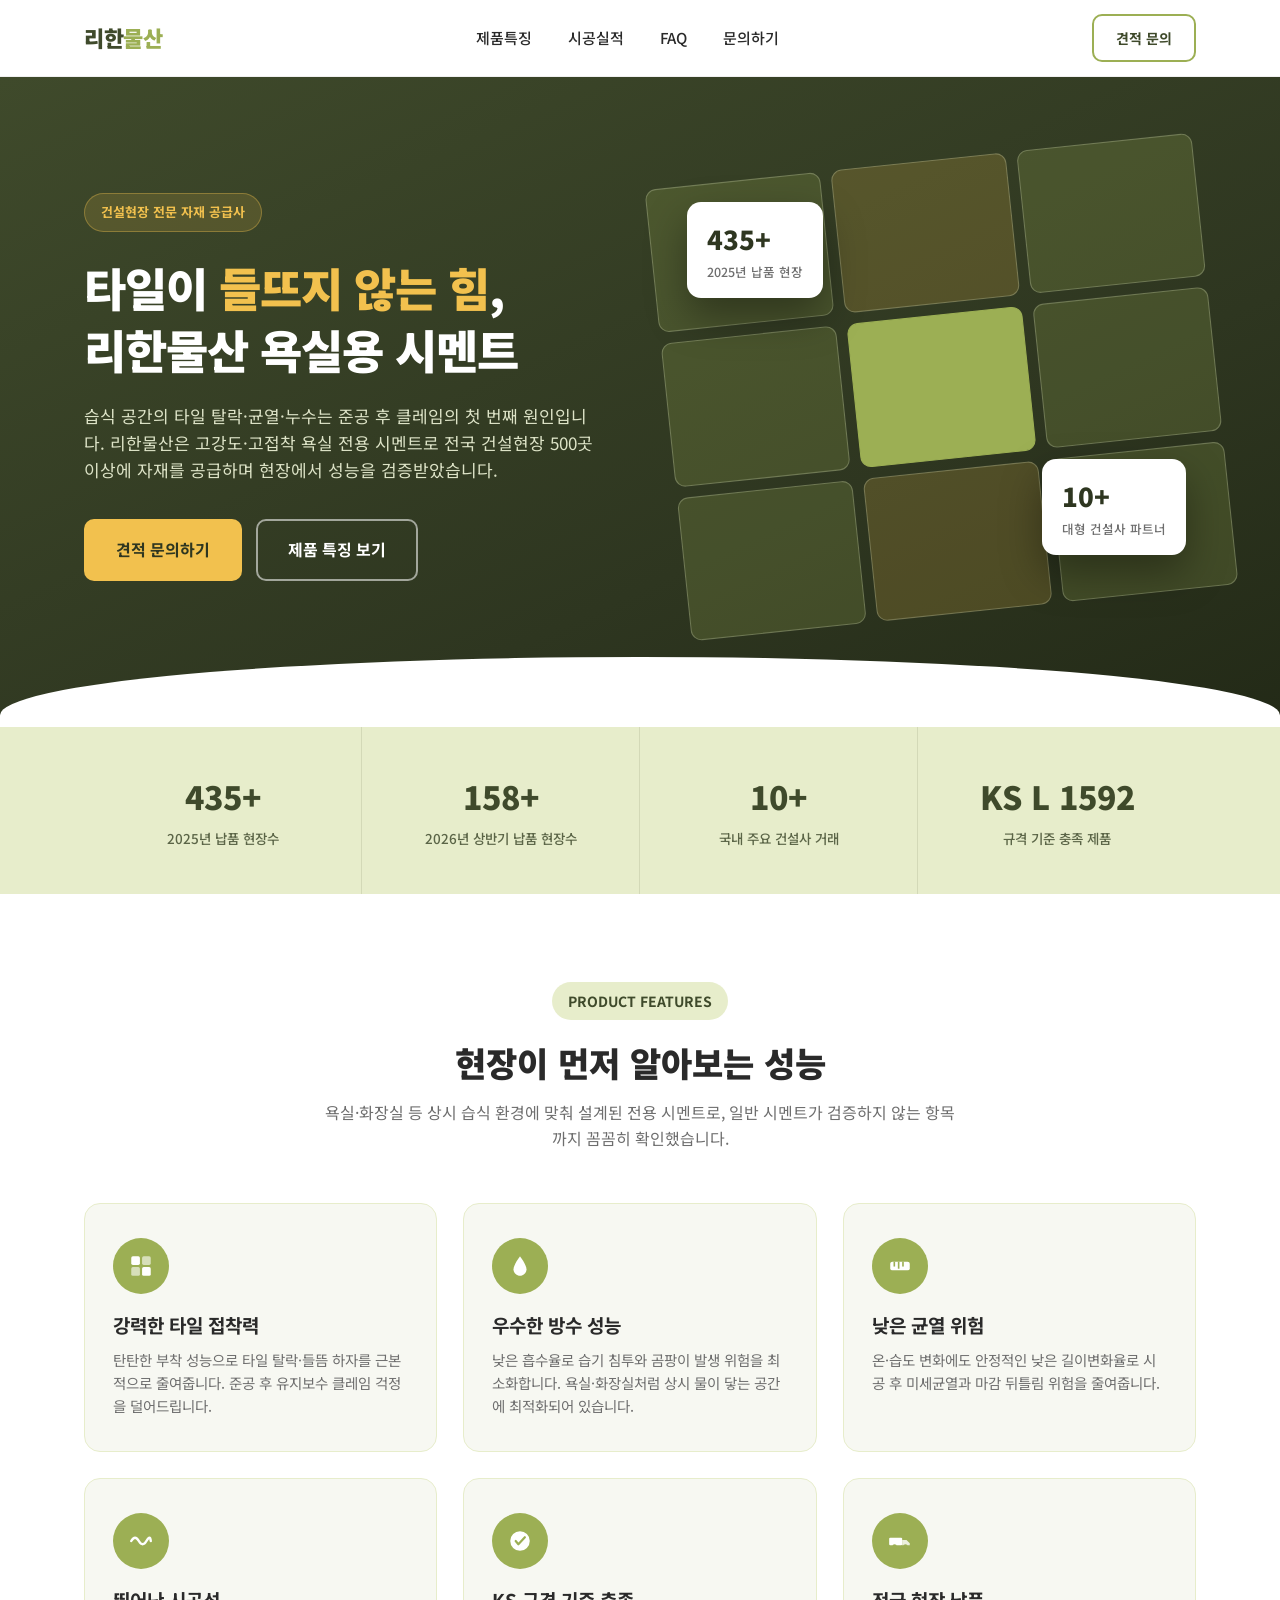
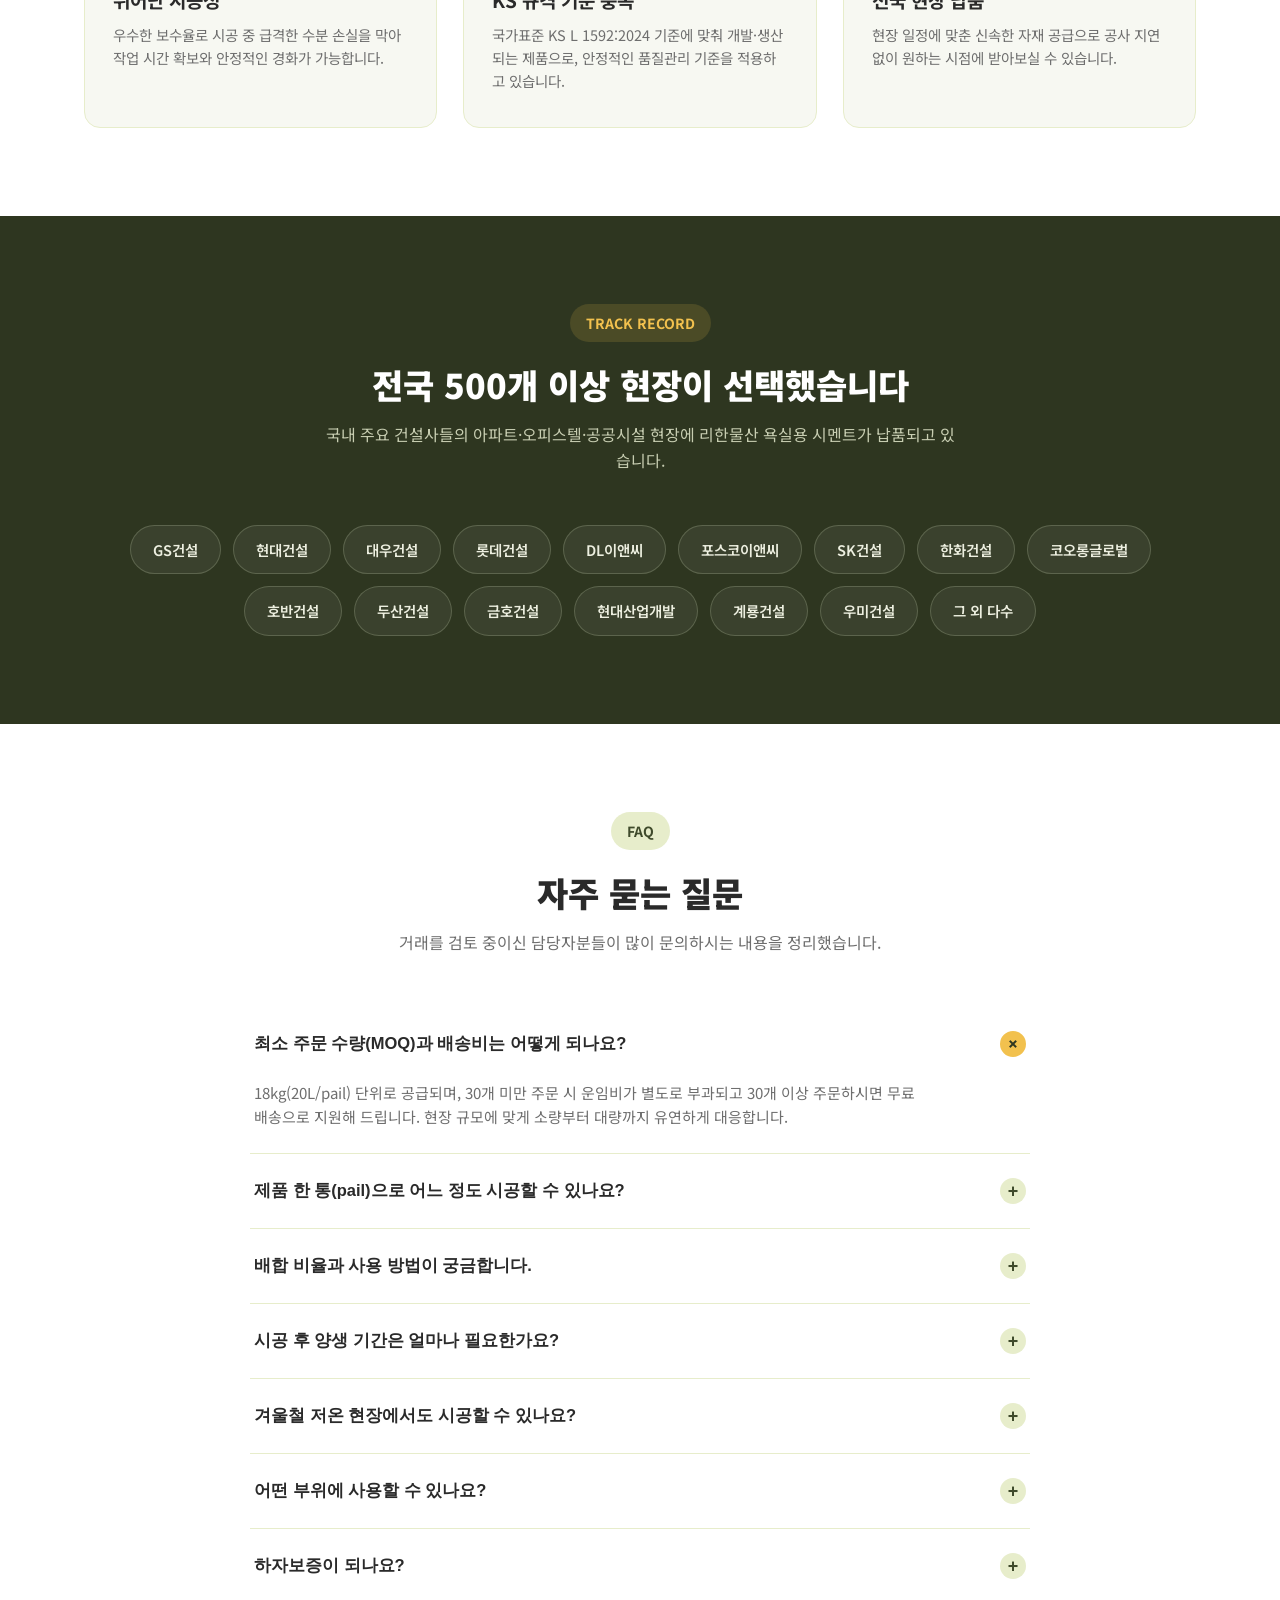
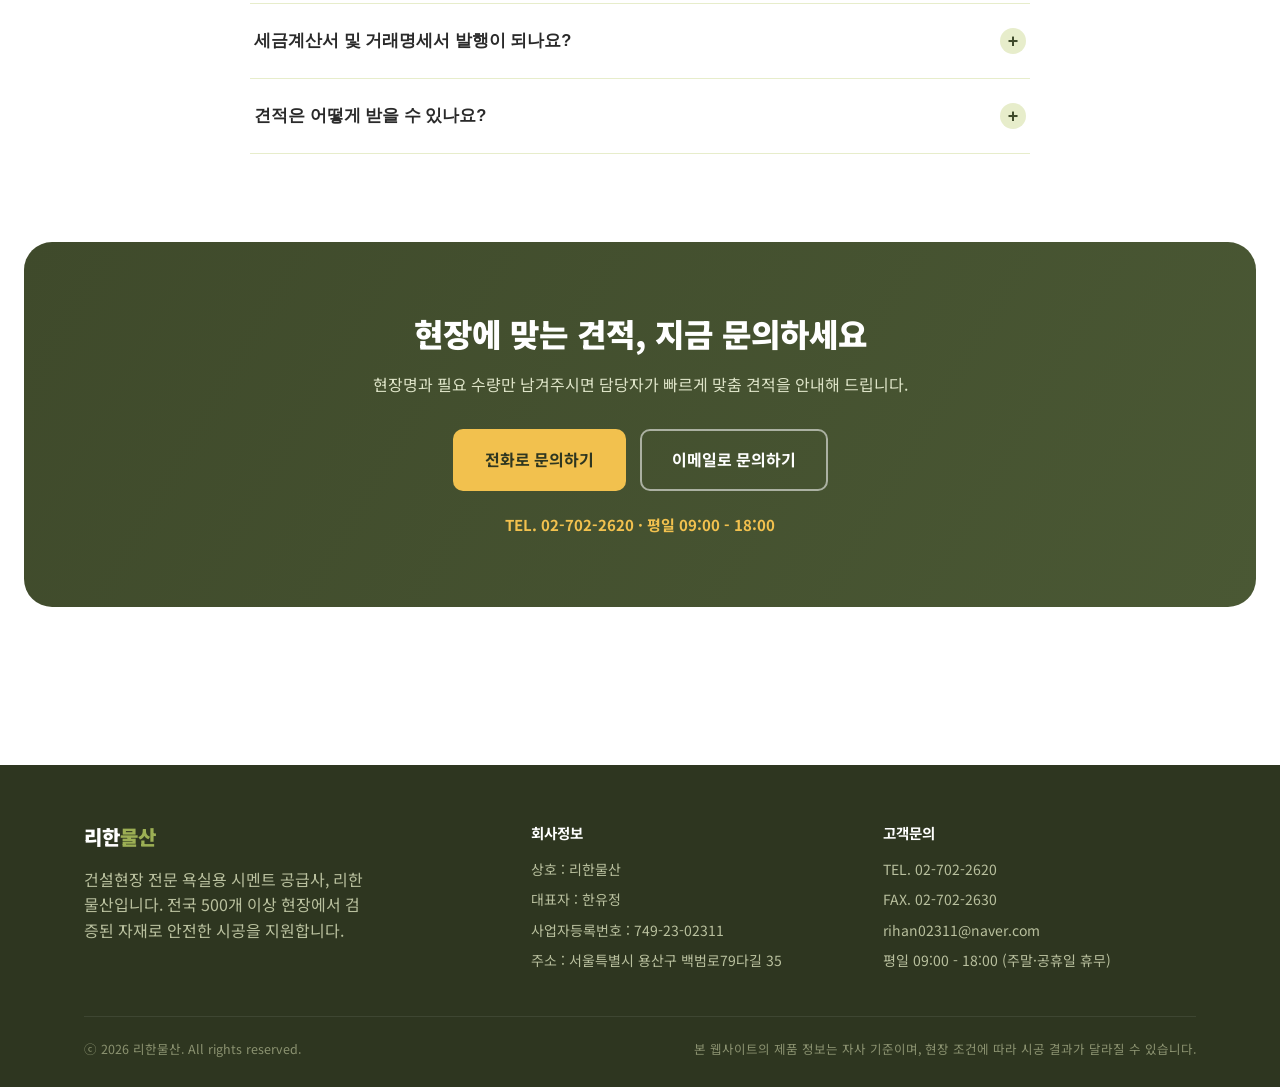
<file: 리한물산_랜딩페이지.html>
<!DOCTYPE html>
<html lang="ko">
<head>
<meta charset="UTF-8">
<meta name="viewport" content="width=device-width, initial-scale=1.0">
<title>리한물산 | 건설현장 전문 욕실용 시멘트 공급</title>
<meta name="description" content="타일 탈락, 누수, 균열 걱정 없는 고강도 욕실용 시멘트. 전국 건설현장에 435개 이상 납품한 리한물산의 검증된 자재를 만나보세요.">
<link rel="preconnect" href="https://fonts.googleapis.com">
<link rel="preconnect" href="https://fonts.gstatic.com" crossorigin>
<link href="https://fonts.googleapis.com/css2?family=Noto+Sans+KR:wght@400;500;700;900&display=swap" rel="stylesheet">
<style>
  :root{
    --dark:#3F4A2B;
    --dark2:#2E3620;
    --olive:#9CAF54;
    --olive-light:#E7EDCB;
    --gold:#F2C14E;
    --white:#FFFFFF;
    --text:#2A2A2A;
    --grey:#6E6E6E;
    --card-bg:#F7F8F2;
    --red-acc:#C0562F;
    --radius:16px;
    --max:1160px;
  }
  *{box-sizing:border-box; margin:0; padding:0;}
  html{scroll-behavior:smooth;}
  body{
    font-family:'Noto Sans KR','Malgun Gothic','Apple SD Gothic Neo',sans-serif;
    color:var(--text);
    line-height:1.6;
    background:var(--white);
    -webkit-font-smoothing:antialiased;
  }
  img,svg{display:block; max-width:100%;}
  a{color:inherit; text-decoration:none;}
  ul{list-style:none;}
  .wrap{max-width:var(--max); margin:0 auto; padding:0 24px;}
  section{padding:88px 0;}
  h1,h2,h3{line-height:1.35;}
  .eyebrow{
    display:inline-flex; align-items:center; gap:8px;
    background:var(--olive-light); color:var(--dark);
    font-size:14px; font-weight:700; padding:8px 16px; border-radius:999px;
    margin-bottom:20px;
  }
  .section-head{max-width:640px; margin:0 auto 52px; text-align:center;}
  .section-head h2{font-size:34px; font-weight:900; color:var(--text);}
  .section-head p{margin-top:14px; color:var(--grey); font-size:16px;}
  .btn{
    display:inline-flex; align-items:center; justify-content:center; gap:8px;
    padding:16px 30px; border-radius:10px; font-weight:700; font-size:16px;
    cursor:pointer; border:2px solid transparent; transition:transform .15s ease, box-shadow .15s ease, background .15s ease;
    white-space:nowrap;
  }
  .btn:active{transform:translateY(1px);}
  .btn-primary{background:var(--gold); color:var(--dark2);}
  .btn-primary:hover{box-shadow:0 10px 24px rgba(242,193,78,.45); transform:translateY(-2px);}
  .btn-outline{background:transparent; border-color:rgba(255,255,255,.55); color:var(--white);}
  .btn-outline:hover{background:rgba(255,255,255,.12);}
  .btn-dark-outline{background:transparent; border-color:var(--dark); color:var(--dark);}
  .btn-dark-outline:hover{background:var(--dark); color:var(--white);}

  /* ---------- Header ---------- */
  header{
    position:sticky; top:0; z-index:100;
    background:rgba(255,255,255,.92); backdrop-filter:blur(8px);
    border-bottom:1px solid rgba(0,0,0,.06);
  }
  .nav{display:flex; align-items:center; justify-content:space-between; height:76px;}
  .logo{font-size:22px; font-weight:900; color:var(--dark); letter-spacing:-.5px;}
  .logo span{color:var(--olive);}
  .nav-links{display:flex; align-items:center; gap:36px; font-weight:500; font-size:15px;}
  .nav-links a{color:var(--text); position:relative; padding:6px 0;}
  .nav-links a:hover{color:var(--dark);}
  .nav-cta{display:flex; align-items:center; gap:14px;}
  .nav-cta .btn{padding:11px 22px; font-size:14px;}
  .nav-cta .btn-dark-outline{border-color:var(--olive); color:var(--dark);}
  .hamburger{display:none; flex-direction:column; gap:5px; cursor:pointer; padding:8px; background:none; border:none;}
  .hamburger span{width:24px; height:2.5px; background:var(--dark); border-radius:2px; transition:.2s;}
  .mobile-panel{display:none; flex-direction:column; gap:2px; padding:12px 24px 20px; border-top:1px solid rgba(0,0,0,.06);}
  .mobile-panel a{padding:14px 4px; font-weight:600; border-bottom:1px solid rgba(0,0,0,.05);}
  .mobile-panel .btn{margin-top:14px;}
  header.open .mobile-panel{display:flex;}

  /* ---------- Hero ---------- */
  .hero{
    background:linear-gradient(155deg, var(--dark) 0%, var(--dark2) 65%, #232a17 100%);
    color:var(--white); position:relative; overflow:hidden; padding:100px 0 0;
  }
  .hero .wrap{display:grid; grid-template-columns:1.05fr .95fr; gap:40px; align-items:center; position:relative; z-index:2;}
  .hero-eyebrow{
    display:inline-flex; align-items:center; gap:8px; background:rgba(242,193,78,.15);
    color:var(--gold); border:1px solid rgba(242,193,78,.35);
    font-size:13px; font-weight:700; padding:8px 16px; border-radius:999px; margin-bottom:24px;
  }
  .hero h1{font-size:46px; font-weight:900; letter-spacing:-1px;}
  .hero h1 em{font-style:normal; color:var(--gold);}
  .hero p.lead{margin-top:22px; font-size:17px; color:#DDE3C7; max-width:520px;}
  .hero-actions{display:flex; gap:14px; margin-top:36px; flex-wrap:wrap;}
  .hero-visual{position:relative; height:420px;}
  .hero-tile-grid{position:absolute; inset:0; display:grid; grid-template-columns:repeat(3,1fr); grid-template-rows:repeat(3,1fr); gap:10px; transform:rotate(-6deg) scale(1.08);}
  .hero-tile-grid div{background:rgba(156,175,84,.22); border:1px solid rgba(231,237,203,.25); border-radius:10px;}
  .hero-tile-grid div:nth-child(3n+2){background:rgba(242,193,78,.18);}
  .hero-tile-grid div:nth-child(5){background:var(--olive); border-color:var(--olive);}
  .hero-badge{
    position:absolute; background:var(--white); color:var(--dark); border-radius:14px;
    padding:16px 20px; box-shadow:0 18px 40px rgba(0,0,0,.35); font-weight:700;
  }
  .hero-badge .num{font-size:26px; font-weight:900; color:var(--dark2);}
  .hero-badge .lbl{font-size:12.5px; color:var(--grey); font-weight:500; margin-top:2px;}
  .hero-badge.b1{top:6%; left:0;}
  .hero-badge.b2{bottom:10%; right:2%;}
  .hero-bottom-fade{height:70px; background:var(--white); margin-top:60px; border-radius:60% 60% 0 0/100% 100% 0 0;}

  /* ---------- Stats bar ---------- */
  .stats{background:var(--olive-light); padding:0;}
  .stats .wrap{display:grid; grid-template-columns:repeat(4,1fr); gap:0; padding:0 24px;}
  .stat-item{padding:44px 20px; text-align:center; border-right:1px solid rgba(63,74,43,.12);}
  .stat-item:last-child{border-right:none;}
  .stat-item .num{font-size:32px; font-weight:900; color:var(--dark);}
  .stat-item .lbl{margin-top:6px; font-size:13.5px; color:#5b6547; font-weight:500;}

  /* ---------- Features ---------- */
  .features{background:var(--white);}
  .feature-grid{display:grid; grid-template-columns:repeat(3,1fr); gap:26px;}
  .feature-card{
    background:var(--card-bg); border:1px solid var(--olive-light); border-radius:var(--radius);
    padding:34px 28px; transition:transform .18s ease, box-shadow .18s ease;
  }
  .feature-card:hover{transform:translateY(-6px); box-shadow:0 18px 34px rgba(63,74,43,.14);}
  .feature-icon{width:56px; height:56px; border-radius:50%; background:var(--olive); display:flex; align-items:center; justify-content:center; margin-bottom:18px;}
  .feature-icon svg{width:26px; height:26px;}
  .feature-card h3{font-size:19px; font-weight:700; margin-bottom:10px;}
  .feature-card p{font-size:14.5px; color:var(--grey);}

  /* ---------- Partners ---------- */
  .partners{background:var(--dark2); color:var(--white);}
  .partners .section-head h2{color:var(--white);}
  .partners .section-head p{color:#C7CDB1;}
  .partner-grid{display:flex; flex-wrap:wrap; gap:12px; justify-content:center;}
  .partner-chip{
    background:rgba(255,255,255,.06); border:1px solid rgba(231,237,203,.2);
    padding:12px 22px; border-radius:999px; font-weight:600; font-size:14.5px; color:#EDEFE0;
  }

  /* ---------- FAQ ---------- */
  .faq{background:var(--white);}
  .faq-list{max-width:780px; margin:0 auto;}
  .faq-item{border-bottom:1px solid var(--olive-light);}
  .faq-q{
    width:100%; background:none; border:none; text-align:left; cursor:pointer;
    display:flex; align-items:center; justify-content:space-between; gap:16px;
    padding:24px 4px; font-size:16.5px; font-weight:700; color:var(--text);
  }
  .faq-q .plus{
    flex:none; width:26px; height:26px; border-radius:50%; background:var(--olive-light); color:var(--dark);
    display:flex; align-items:center; justify-content:center; font-size:18px; font-weight:900; transition:transform .2s ease;
  }
  .faq-item.open .plus{transform:rotate(45deg); background:var(--gold); color:var(--dark2);}
  .faq-a{max-height:0; overflow:hidden; transition:max-height .25s ease;}
  .faq-a p{padding:0 4px 24px; color:var(--grey); font-size:15px; max-width:680px;}
  .faq-item.open .faq-a{max-height:460px;}

  /* ---------- CTA ---------- */
  .cta{
    background:linear-gradient(120deg, var(--dark) 0%, #4a5834 100%);
    color:var(--white); text-align:center; border-radius:28px; margin:0 24px;
    padding:70px 30px;
  }
  .cta-inner{max-width:640px; margin:0 auto;}
  .cta h2{font-size:32px; font-weight:900;}
  .cta p{margin-top:16px; color:#DDE3C7; font-size:16px;}
  .cta-actions{display:flex; gap:14px; justify-content:center; margin-top:32px; flex-wrap:wrap;}
  .cta-phone{margin-top:22px; font-size:15px; color:var(--gold); font-weight:700;}

  /* ---------- Footer ---------- */
  footer{background:var(--dark2); color:#B9C09E; padding:56px 0 28px; margin-top:70px;}
  .footer-grid{display:grid; grid-template-columns:1.3fr 1fr 1fr; gap:40px; padding-bottom:36px; border-bottom:1px solid rgba(255,255,255,.08);}
  .footer-logo{font-size:20px; font-weight:900; color:var(--white); margin-bottom:14px;}
  .footer-logo span{color:var(--olive);}
  .footer-col h4{color:var(--white); font-size:14.5px; font-weight:700; margin-bottom:14px;}
  .footer-col p, .footer-col a{display:block; font-size:14px; color:#B9C09E; margin-bottom:8px;}
  .footer-bottom{padding-top:22px; font-size:12.5px; color:#8B9270; display:flex; justify-content:space-between; flex-wrap:wrap; gap:8px;}

  /* ---------- Responsive ---------- */
  @media (max-width:920px){
    .nav-links, .nav-cta{display:none;}
    .hamburger{display:flex;}
    .hero .wrap{grid-template-columns:1fr; text-align:left;}
    .hero-visual{height:280px; margin-top:20px;}
    .hero h1{font-size:36px;}
    .stats .wrap{grid-template-columns:repeat(2,1fr);}
    .stat-item{border-right:none; border-bottom:1px solid rgba(63,74,43,.12);}
    .feature-grid{grid-template-columns:repeat(2,1fr);}
    .footer-grid{grid-template-columns:1fr; gap:28px;}
  }
  @media (max-width:600px){
    section{padding:64px 0;}
    .wrap{padding:0 18px;}
    .section-head h2{font-size:27px;}
    .hero{padding-top:24px;}
    .hero h1{font-size:30px;}
    .hero p.lead{font-size:15.5px;}
    .hero-actions .btn{width:100%;}
    .hero-actions{flex-direction:column;}
    .feature-grid{grid-template-columns:1fr;}
    .stats .wrap{grid-template-columns:repeat(2,1fr); padding:0 12px;}
    .stat-item{padding:28px 10px;}
    .stat-item .num{font-size:24px;}
    .cta{margin:0 14px; padding:48px 20px; border-radius:20px;}
    .cta h2{font-size:24px;}
    .cta-actions .btn{width:100%;}
    .cta-actions{flex-direction:column;}
    .hero-badge{padding:12px 14px;}
    .hero-badge .num{font-size:20px;}
  }
</style>
</head>
<body>

<header id="siteHeader">
  <div class="wrap nav">
    <a href="#top" class="logo">리한<span>물산</span></a>
    <nav class="nav-links">
      <a href="#features">제품특징</a>
      <a href="#partners">시공실적</a>
      <a href="#faq">FAQ</a>
      <a href="#cta">문의하기</a>
    </nav>
    <div class="nav-cta">
      <a href="#cta" class="btn btn-dark-outline">견적 문의</a>
    </div>
    <button class="hamburger" id="hamburgerBtn" aria-label="메뉴 열기">
      <span></span><span></span><span></span>
    </button>
  </div>
  <div class="mobile-panel" id="mobilePanel">
    <a href="#features">제품특징</a>
    <a href="#partners">시공실적</a>
    <a href="#faq">FAQ</a>
    <a href="#cta">문의하기</a>
    <a href="#cta" class="btn btn-primary">견적 문의하기</a>
  </div>
</header>

<main id="top">

  <!-- ================= HERO ================= -->
  <section class="hero">
    <div class="wrap">
      <div>
        <span class="hero-eyebrow">건설현장 전문 자재 공급사</span>
        <h1>타일이 <em>들뜨지 않는 힘</em>,<br>리한물산 욕실용 시멘트</h1>
        <p class="lead">습식 공간의 타일 탈락·균열·누수는 준공 후 클레임의 첫 번째 원인입니다. 리한물산은 고강도·고접착 욕실 전용 시멘트로 전국 건설현장 500곳 이상에 자재를 공급하며 현장에서 성능을 검증받았습니다.</p>
        <div class="hero-actions">
          <a href="#cta" class="btn btn-primary">견적 문의하기</a>
          <a href="#features" class="btn btn-outline">제품 특징 보기</a>
        </div>
      </div>
      <div class="hero-visual">
        <div class="hero-tile-grid">
          <div></div><div></div><div></div>
          <div></div><div></div><div></div>
          <div></div><div></div><div></div>
        </div>
        <div class="hero-badge b1">
          <div class="num">435+</div>
          <div class="lbl">2025년 납품 현장</div>
        </div>
        <div class="hero-badge b2">
          <div class="num">10+</div>
          <div class="lbl">대형 건설사 파트너</div>
        </div>
      </div>
    </div>
    <div class="hero-bottom-fade"></div>
  </section>

  <!-- ================= STATS ================= -->
  <section class="stats" style="padding:0;">
    <div class="wrap">
      <div class="stat-item">
        <div class="num">435+</div>
        <div class="lbl">2025년 납품 현장수</div>
      </div>
      <div class="stat-item">
        <div class="num">158+</div>
        <div class="lbl">2026년 상반기 납품 현장수</div>
      </div>
      <div class="stat-item">
        <div class="num">10+</div>
        <div class="lbl">국내 주요 건설사 거래</div>
      </div>
      <div class="stat-item">
        <div class="num">KS L 1592</div>
        <div class="lbl">규격 기준 충족 제품</div>
      </div>
    </div>
  </section>

  <!-- ================= FEATURES ================= -->
  <section class="features" id="features">
    <div class="wrap">
      <div class="section-head">
        <span class="eyebrow">PRODUCT FEATURES</span>
        <h2>현장이 먼저 알아보는 성능</h2>
        <p>욕실·화장실 등 상시 습식 환경에 맞춰 설계된 전용 시멘트로, 일반 시멘트가 검증하지 않는 항목까지 꼼꼼히 확인했습니다.</p>
      </div>
      <div class="feature-grid">
        <div class="feature-card">
          <div class="feature-icon">
            <svg viewBox="0 0 48 48" fill="none"><rect x="6" y="6" width="16" height="16" rx="3" fill="#fff"/><rect x="26" y="6" width="16" height="16" rx="3" fill="#fff" opacity="0.6"/><rect x="6" y="26" width="16" height="16" rx="3" fill="#fff" opacity="0.6"/><rect x="26" y="26" width="16" height="16" rx="3" fill="#fff"/></svg>
          </div>
          <h3>강력한 타일 접착력</h3>
          <p>탄탄한 부착 성능으로 타일 탈락·들뜸 하자를 근본적으로 줄여줍니다. 준공 후 유지보수 클레임 걱정을 덜어드립니다.</p>
        </div>
        <div class="feature-card">
          <div class="feature-icon">
            <svg viewBox="0 0 48 48" fill="none"><path d="M24 6C24 6 12 22 12 30C12 36.6 17.4 42 24 42C30.6 42 36 36.6 36 30C36 22 24 6 24 6Z" fill="#fff"/></svg>
          </div>
          <h3>우수한 방수 성능</h3>
          <p>낮은 흡수율로 습기 침투와 곰팡이 발생 위험을 최소화합니다. 욕실·화장실처럼 상시 물이 닿는 공간에 최적화되어 있습니다.</p>
        </div>
        <div class="feature-card">
          <div class="feature-icon">
            <svg viewBox="0 0 48 48" fill="none"><rect x="6" y="16" width="36" height="16" rx="4" fill="#fff"/><rect x="12" y="16" width="3" height="9" fill="#9CAF54"/><rect x="20" y="16" width="3" height="13" fill="#9CAF54"/><rect x="28" y="16" width="3" height="9" fill="#9CAF54"/></svg>
          </div>
          <h3>낮은 균열 위험</h3>
          <p>온·습도 변화에도 안정적인 낮은 길이변화율로 시공 후 미세균열과 마감 뒤틀림 위험을 줄여줍니다.</p>
        </div>
        <div class="feature-card">
          <div class="feature-icon">
            <svg viewBox="0 0 48 48" fill="none"><path d="M6 24 Q13 12 20 24 T34 24 T42 24" stroke="#fff" stroke-width="4.5" fill="none" stroke-linecap="round"/></svg>
          </div>
          <h3>뛰어난 시공성</h3>
          <p>우수한 보수율로 시공 중 급격한 수분 손실을 막아 작업 시간 확보와 안정적인 경화가 가능합니다.</p>
        </div>
        <div class="feature-card">
          <div class="feature-icon">
            <svg viewBox="0 0 48 48" fill="none"><circle cx="24" cy="24" r="18" fill="#fff"/><path d="M16 24 L21 30 L33 17" stroke="#9CAF54" stroke-width="4" fill="none" stroke-linecap="round" stroke-linejoin="round"/></svg>
          </div>
          <h3>KS 규격 기준 충족</h3>
          <p>국가표준 KS L 1592:2024 기준에 맞춰 개발·생산되는 제품으로, 안정적인 품질관리 기준을 적용하고 있습니다.</p>
        </div>
        <div class="feature-card">
          <div class="feature-icon">
            <svg viewBox="0 0 48 48" fill="none"><rect x="4" y="18" width="24" height="14" rx="2" fill="#fff"/><path d="M28 22H36L42 28V32H28V22Z" fill="#fff" opacity="0.8"/><circle cx="14" cy="34" r="4" fill="#9CAF54"/><circle cx="34" cy="34" r="4" fill="#9CAF54"/></svg>
          </div>
          <h3>전국 현장 납품</h3>
          <p>현장 일정에 맞춘 신속한 자재 공급으로 공사 지연 없이 원하는 시점에 받아보실 수 있습니다.</p>
        </div>
      </div>
    </div>
  </section>

  <!-- ================= PARTNERS ================= -->
  <section class="partners" id="partners">
    <div class="wrap">
      <div class="section-head">
        <span class="eyebrow" style="background:rgba(242,193,78,.15); color:var(--gold);">TRACK RECORD</span>
        <h2>전국 500개 이상 현장이 선택했습니다</h2>
        <p>국내 주요 건설사들의 아파트·오피스텔·공공시설 현장에 리한물산 욕실용 시멘트가 납품되고 있습니다.</p>
      </div>
      <div class="partner-grid">
        <span class="partner-chip">GS건설</span>
        <span class="partner-chip">현대건설</span>
        <span class="partner-chip">대우건설</span>
        <span class="partner-chip">롯데건설</span>
        <span class="partner-chip">DL이앤씨</span>
        <span class="partner-chip">포스코이앤씨</span>
        <span class="partner-chip">SK건설</span>
        <span class="partner-chip">한화건설</span>
        <span class="partner-chip">코오롱글로벌</span>
        <span class="partner-chip">호반건설</span>
        <span class="partner-chip">두산건설</span>
        <span class="partner-chip">금호건설</span>
        <span class="partner-chip">현대산업개발</span>
        <span class="partner-chip">계룡건설</span>
        <span class="partner-chip">우미건설</span>
        <span class="partner-chip">그 외 다수</span>
      </div>
    </div>
  </section>

  <!-- ================= FAQ ================= -->
  <section class="faq" id="faq">
    <div class="wrap">
      <div class="section-head">
        <span class="eyebrow">FAQ</span>
        <h2>자주 묻는 질문</h2>
        <p>거래를 검토 중이신 담당자분들이 많이 문의하시는 내용을 정리했습니다.</p>
      </div>
      <div class="faq-list">
        <div class="faq-item open">
          <button class="faq-q">
            <span>최소 주문 수량(MOQ)과 배송비는 어떻게 되나요?</span>
            <span class="plus">+</span>
          </button>
          <div class="faq-a"><p>18kg(20L/pail) 단위로 공급되며, 30개 미만 주문 시 운임비가 별도로 부과되고 30개 이상 주문하시면 무료배송으로 지원해 드립니다. 현장 규모에 맞게 소량부터 대량까지 유연하게 대응합니다.</p></div>
        </div>
        <div class="faq-item">
          <button class="faq-q">
            <span>제품 한 통(pail)으로 어느 정도 시공할 수 있나요?</span>
            <span class="plus">+</span>
          </button>
          <div class="faq-a"><p>18kg(20L) 1통 기준 물 4.5~5.0kg을 배합하면 양변기 기준 약 30개 이내 시공이 가능합니다. 현장 여건에 따라 실제 소요량은 달라질 수 있습니다.</p></div>
        </div>
        <div class="faq-item">
          <button class="faq-q">
            <span>배합 비율과 사용 방법이 궁금합니다.</span>
            <span class="plus">+</span>
          </button>
          <div class="faq-a"><p>물 혼합비 25%(W/M) 기준으로 3분 이상 충분히 교반한 뒤 사용합니다. 혼합 후에는 60분 이내 사용을 권장하며, 스펙 기준 최대 작업 가능 시간은 90분입니다.</p></div>
        </div>
        <div class="faq-item">
          <button class="faq-q">
            <span>시공 후 양생 기간은 얼마나 필요한가요?</span>
            <span class="plus">+</span>
          </button>
          <div class="faq-a"><p>시공 직후 1일 이상은 접촉·충격·사용을 피해야 하며, 20℃·습도 60% 기준 최소 3일간 양생 기간을 확보해야 합니다. 시공 후 최소 5일간은 동결되지 않도록 보호가 필요합니다.</p></div>
        </div>
        <div class="faq-item">
          <button class="faq-q">
            <span>겨울철 저온 현장에서도 시공할 수 있나요?</span>
            <span class="plus">+</span>
          </button>
          <div class="faq-a"><p>사용 가능 온도는 +5℃~+30℃입니다. 5℃ 이하 환경에서 시공이 필요하시면 반드시 사전에 저희와 협의해 주세요.</p></div>
        </div>
        <div class="faq-item">
          <button class="faq-q">
            <span>어떤 부위에 사용할 수 있나요?</span>
            <span class="plus">+</span>
          </button>
          <div class="faq-a"><p>양변기·세면기·욕조 마감 충진·고정, 위생도기 및 타일 줄눈(메지) 부위 방수 등 충진·접착·방수가 필요한 다양한 욕실 시공에 사용됩니다. 물 이외의 이물질(시멘트, 모래, 타사 제품 등)은 혼합하지 않아야 합니다.</p></div>
        </div>
        <div class="faq-item">
          <button class="faq-q">
            <span>하자보증이 되나요?</span>
            <span class="plus">+</span>
          </button>
          <div class="faq-a">
            <p>반영구적 품질을 기본으로 하며, 저희 직영 시공 시 최소 3년간 하자를 보증해 드립니다. 단, 배합비·양생조건·사용온도 등 제품 시공 매뉴얼을 준수하지 않고 시공한 경우에는 하자보증이 제한될 수 있습니다.</p>
            <div style="margin-top:-8px; padding:0 4px 24px; max-width:680px; font-size:12.5px; color:#9a9a9a; line-height:1.7;">
              ※ 아래의 경우는 제품 결함이 아닌 시공상 원인으로 판단되어 보증이 제한될 수 있습니다.<br>
              &nbsp;&nbsp;- 프라이머 도포가 필요한 바탕면에 프라이머를 생략하고 시공한 경우<br>
              &nbsp;&nbsp;- 양생 기간 중 위생도기(양변기 등)가 흔들리거나 움직인 경우<br>
              &nbsp;&nbsp;- 시공자의 숙련도 등 개인 편차에 의한 부착 불량<br>
              &nbsp;&nbsp;- 하자 원인이 불분명한 경우
            </div>
          </div>
        </div>
        <div class="faq-item">
          <button class="faq-q">
            <span>세금계산서 및 거래명세서 발행이 되나요?</span>
            <span class="plus">+</span>
          </button>
          <div class="faq-a"><p>모든 거래에 대해 세금계산서와 거래명세서를 정상 발행해 드리며, 현장별 발주 이력도 별도 요청 시 확인해 드립니다.</p></div>
        </div>
        <div class="faq-item">
          <button class="faq-q">
            <span>견적은 어떻게 받을 수 있나요?</span>
            <span class="plus">+</span>
          </button>
          <div class="faq-a"><p>하단 문의하기 버튼을 통해 현장명, 필요 수량, 희망 납기를 남겨주시면 담당자가 확인 후 빠르게 연락드립니다.</p></div>
        </div>
      </div>
    </div>
  </section>

  <!-- ================= CTA ================= -->
  <section id="cta" style="padding-top:0;">
    <div class="cta">
      <div class="cta-inner">
        <h2>현장에 맞는 견적, 지금 문의하세요</h2>
        <p>현장명과 필요 수량만 남겨주시면 담당자가 빠르게 맞춤 견적을 안내해 드립니다.</p>
        <div class="cta-actions">
          <a href="tel:027022620" class="btn btn-primary">전화로 문의하기</a>
          <a href="mailto:rihan02311@naver.com" class="btn btn-outline">이메일로 문의하기</a>
        </div>
        <div class="cta-phone">TEL. 02-702-2620 · 평일 09:00 - 18:00</div>
      </div>
    </div>
  </section>

</main>

<footer>
  <div class="wrap">
    <div class="footer-grid">
      <div>
        <div class="footer-logo">리한<span>물산</span></div>
        <p style="max-width:280px;">건설현장 전문 욕실용 시멘트 공급사, 리한물산입니다. 전국 500개 이상 현장에서 검증된 자재로 안전한 시공을 지원합니다.</p>
      </div>
      <div class="footer-col">
        <h4>회사정보</h4>
        <p>상호 : 리한물산</p>
        <p>대표자 : 한유정</p>
        <p>사업자등록번호 : 749-23-02311</p>
        <p>주소 : 서울특별시 용산구 백범로79다길 35</p>
      </div>
      <div class="footer-col">
        <h4>고객문의</h4>
        <a href="tel:027022620">TEL. 02-702-2620</a>
        <p>FAX. 02-702-2630</p>
        <a href="mailto:rihan02311@naver.com">rihan02311@naver.com</a>
        <p>평일 09:00 - 18:00 (주말·공휴일 휴무)</p>
      </div>
    </div>
    <div class="footer-bottom">
      <span>ⓒ 2026 리한물산. All rights reserved.</span>
      <span>본 웹사이트의 제품 정보는 자사 기준이며, 현장 조건에 따라 시공 결과가 달라질 수 있습니다.</span>
    </div>
  </div>
</footer>

<script>
  // Mobile nav toggle
  const headerEl = document.getElementById('siteHeader');
  const hamburgerBtn = document.getElementById('hamburgerBtn');
  hamburgerBtn.addEventListener('click', () => {
    headerEl.classList.toggle('open');
  });
  document.querySelectorAll('.mobile-panel a').forEach(a => {
    a.addEventListener('click', () => headerEl.classList.remove('open'));
  });

  // FAQ accordion
  document.querySelectorAll('.faq-item').forEach(item => {
    const q = item.querySelector('.faq-q');
    q.addEventListener('click', () => {
      const isOpen = item.classList.contains('open');
      document.querySelectorAll('.faq-item').forEach(i => i.classList.remove('open'));
      if (!isOpen) item.classList.add('open');
    });
  });
</script>

</body>
</html>
</file>
